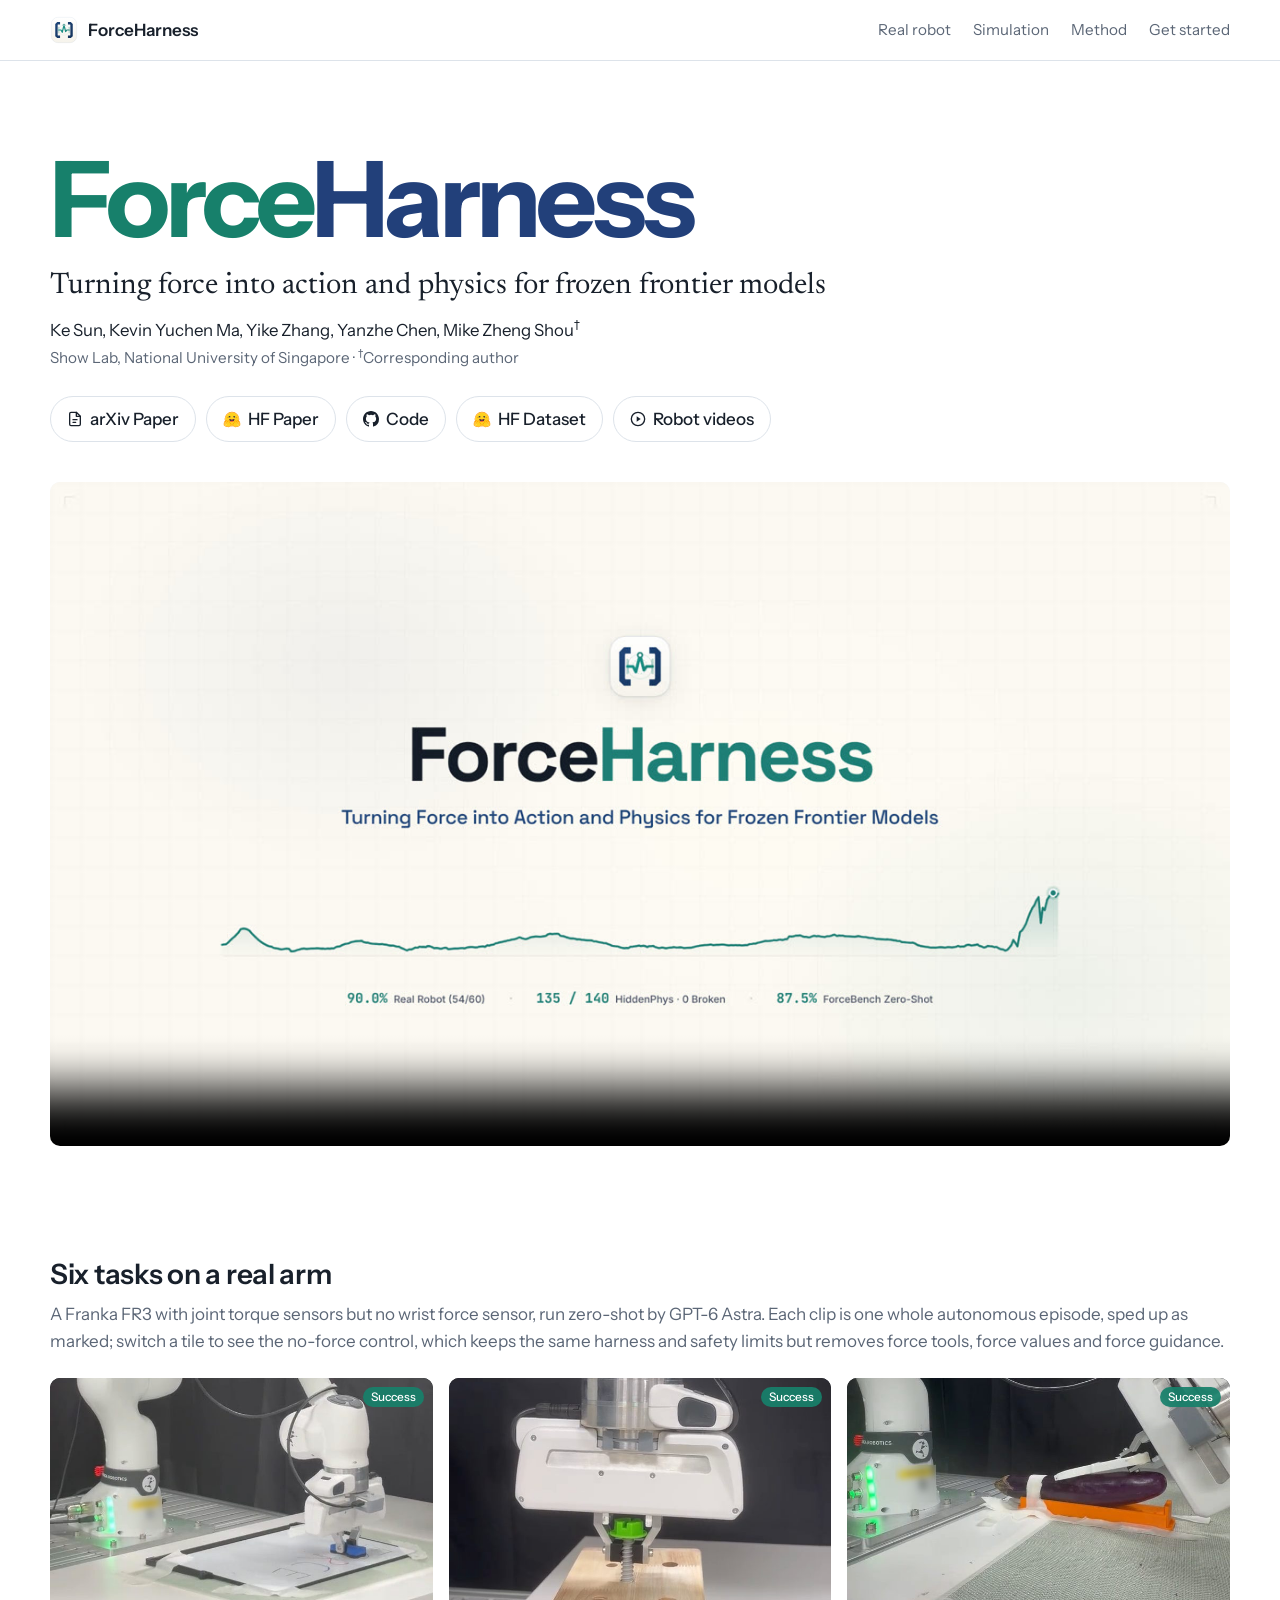
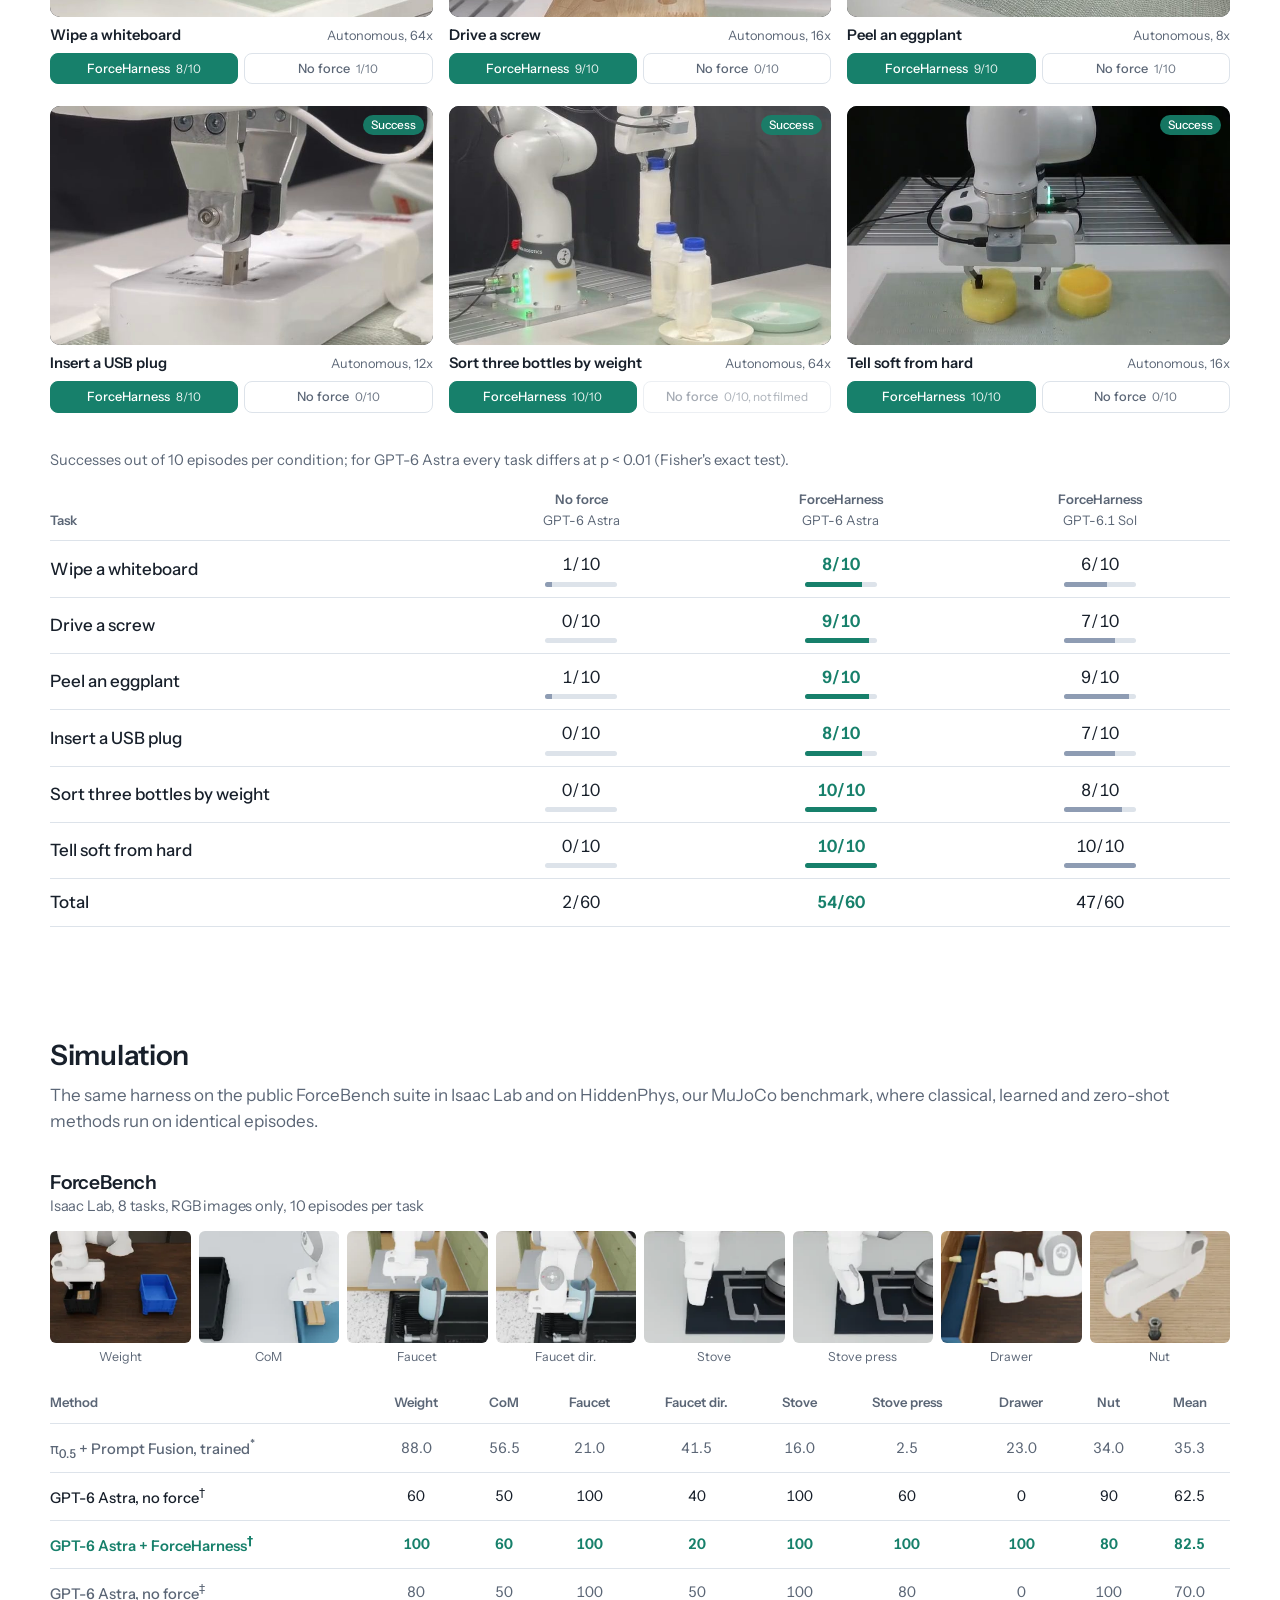
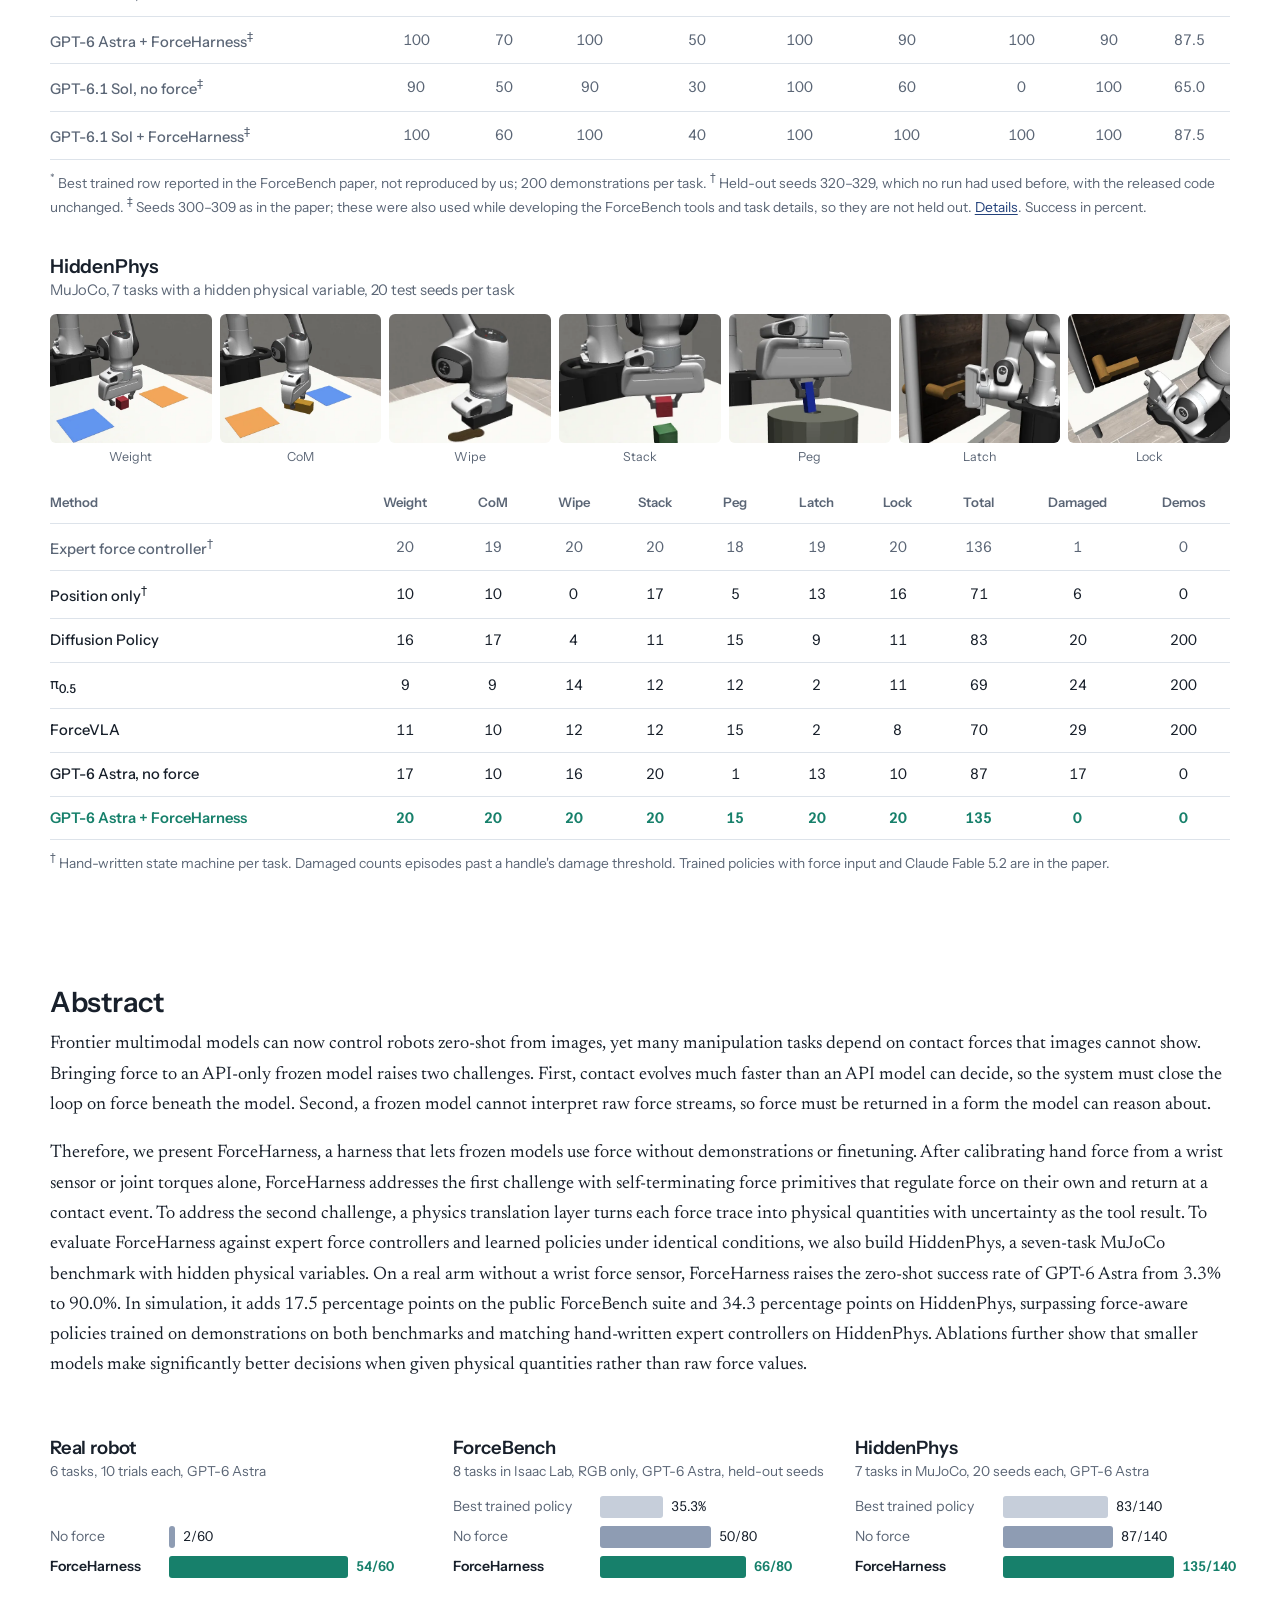
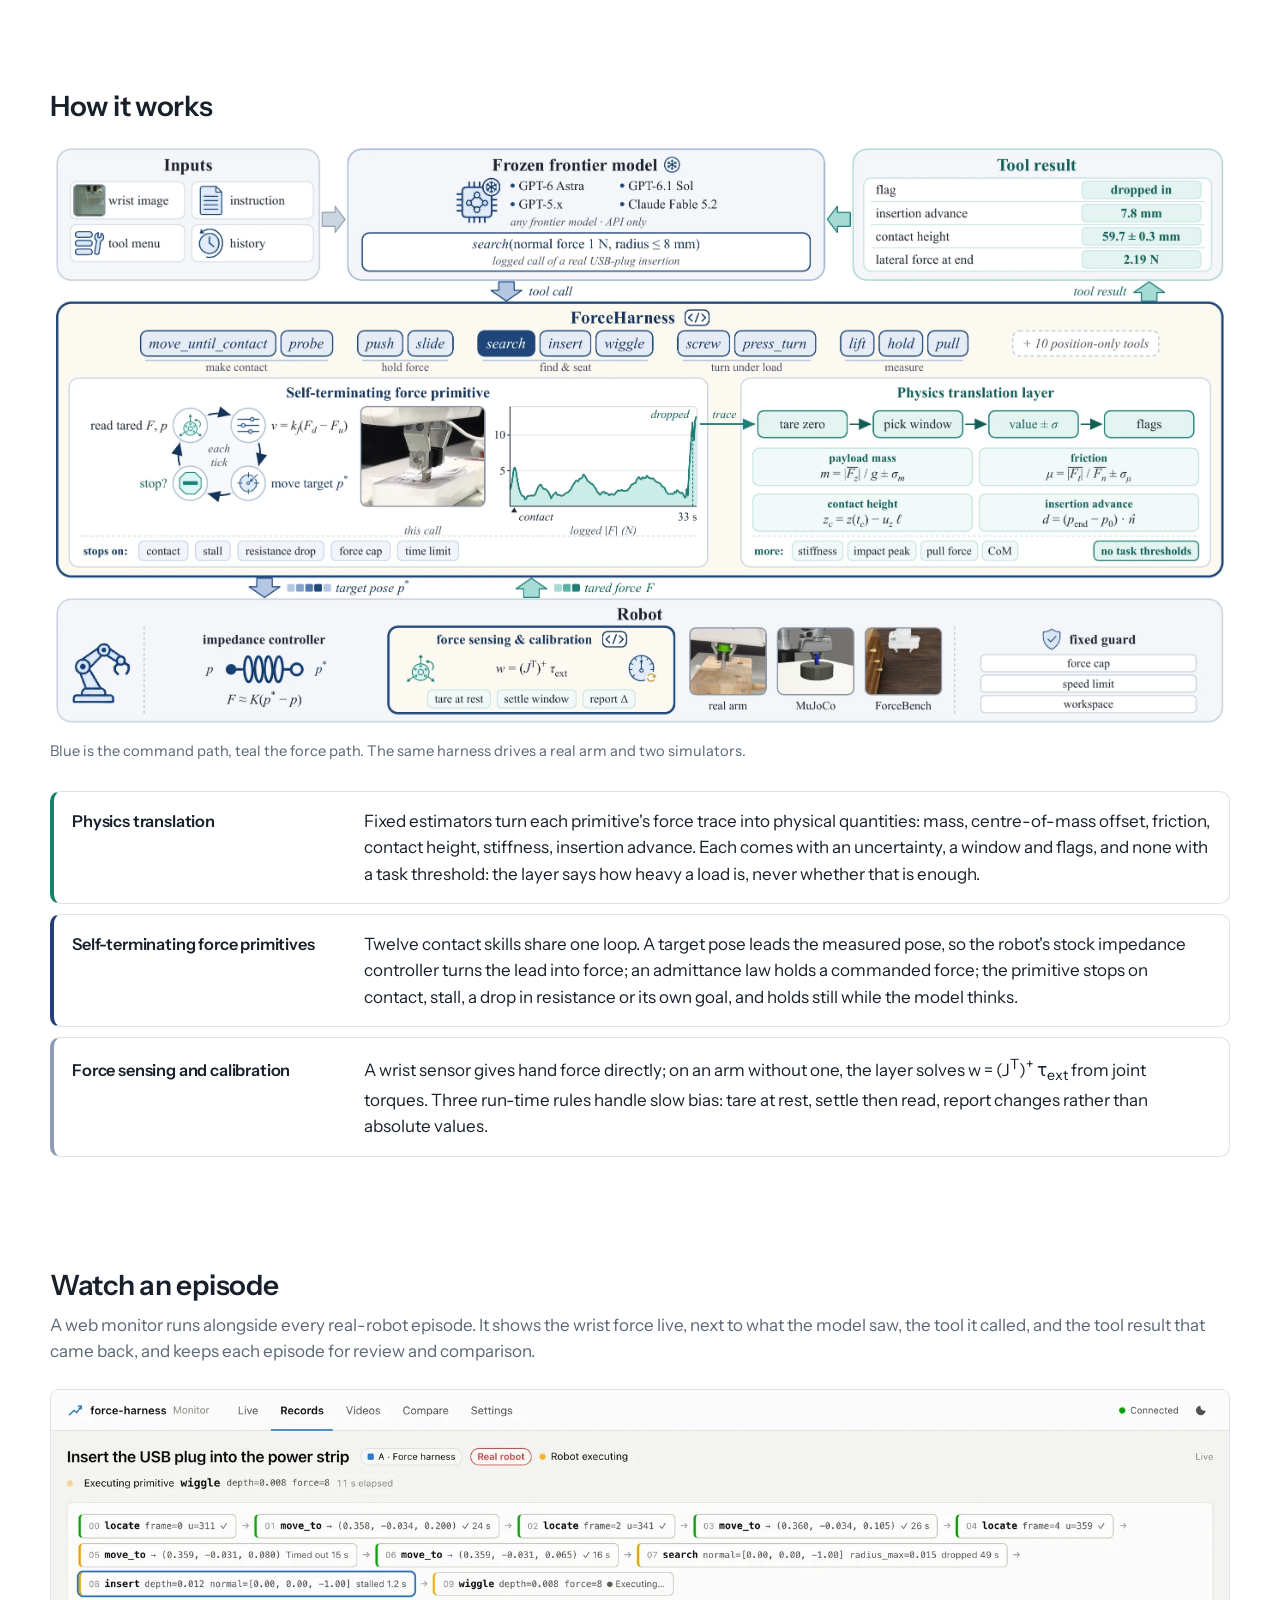
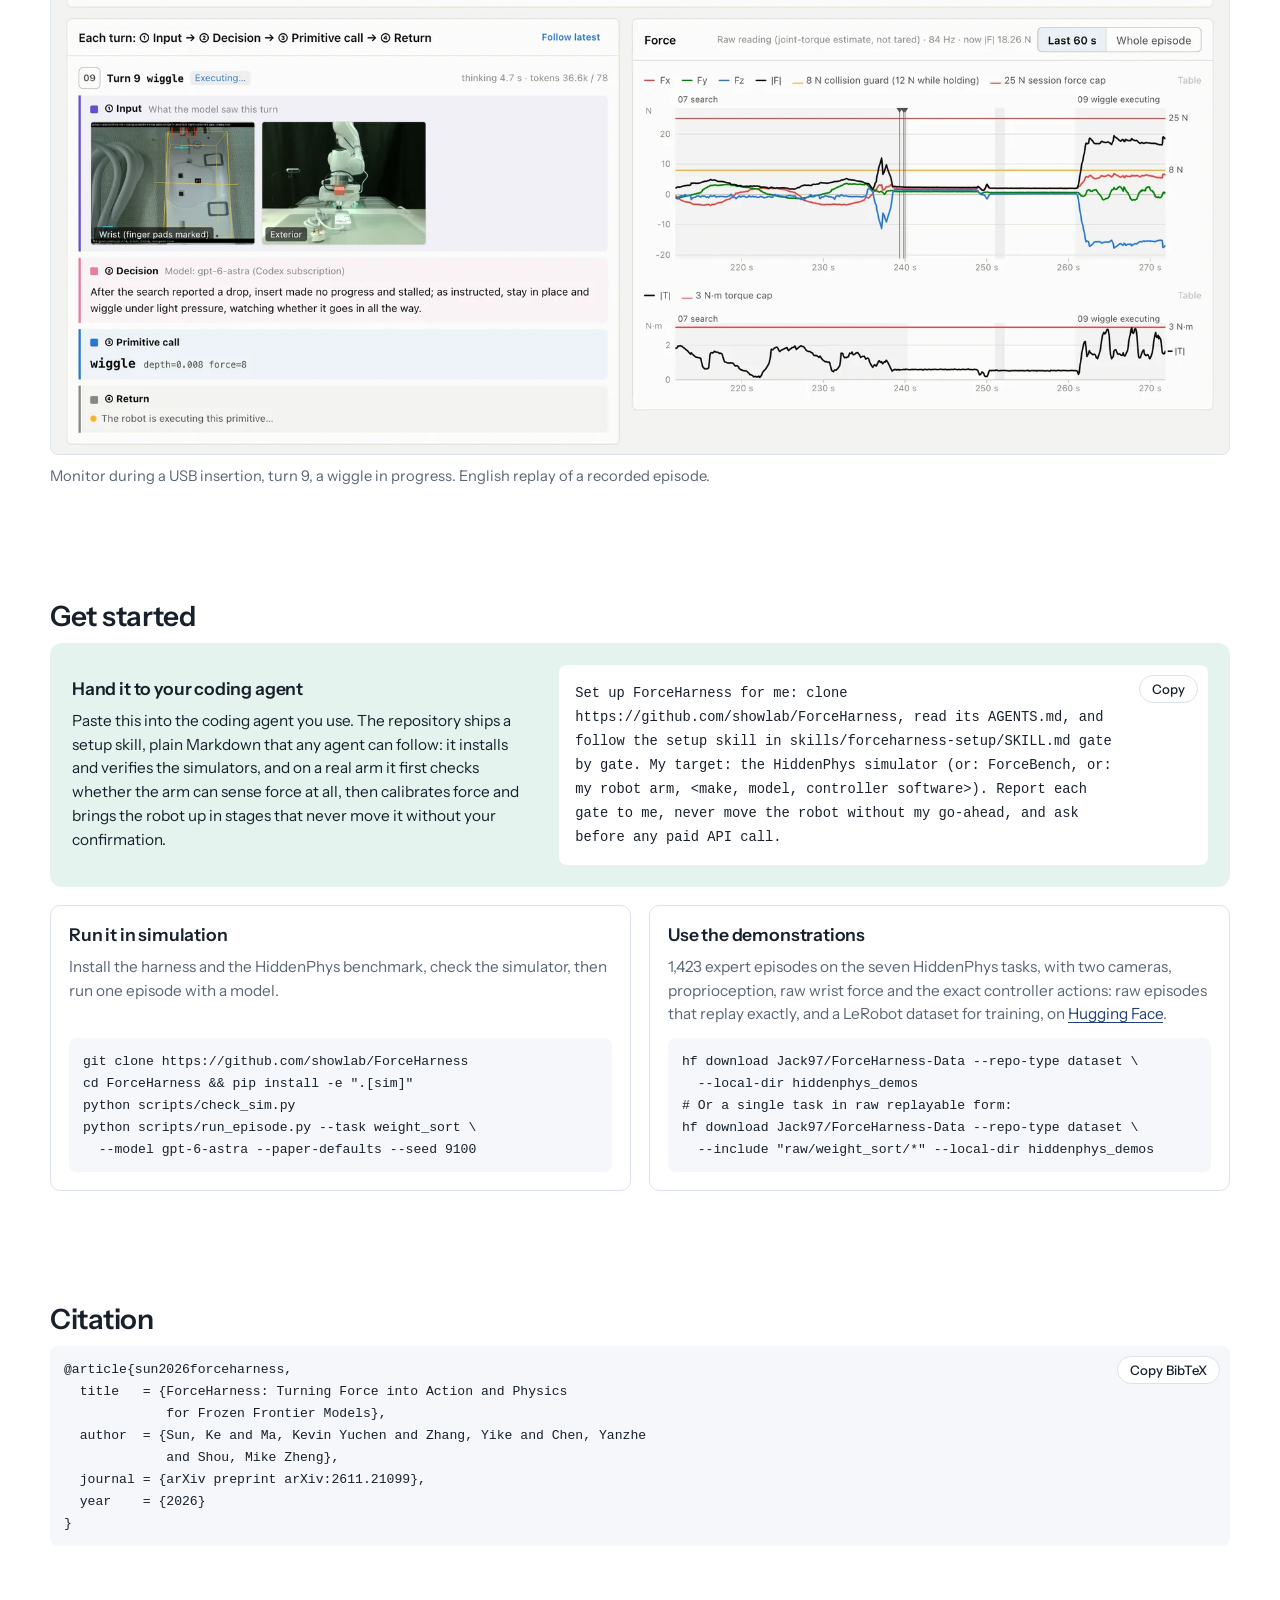
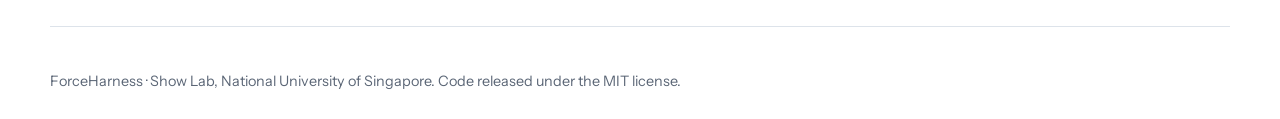
<file: index.html>
<!doctype html>
<html lang="en">
<head>
<meta charset="utf-8">
<meta name="viewport" content="width=device-width, initial-scale=1">
<title>ForceHarness: Turning Force into Action and Physics for Frozen Frontier Models</title>
<meta name="description" content="ForceHarness lets a frozen frontier model use wrist force through self-terminating force primitives and a physics translation layer, with no demonstrations or finetuning.">
<meta property="og:title" content="ForceHarness: Turning Force into Action and Physics for Frozen Frontier Models">
<meta property="og:description" content="A harness that lets frozen frontier models use wrist force, on a real arm, ForceBench and HiddenPhys.">
<link rel="canonical" href="https://showlab.github.io/ForceHarness/">
<meta property="og:type" content="website">
<meta property="og:url" content="https://showlab.github.io/ForceHarness/">
<meta property="og:image" content="https://showlab.github.io/ForceHarness/assets/img/og_card.jpg">
<meta property="og:image:width" content="1200">
<meta property="og:image:height" content="630">
<meta property="og:image:alt" content="ForceHarness: Turning Force into Action and Physics for Frozen Frontier Models">
<meta name="twitter:card" content="summary_large_image">
<link rel="icon" type="image/png" href="assets/img/favicon.png">
<link rel="preconnect" href="https://fonts.googleapis.com">
<link rel="preconnect" href="https://fonts.gstatic.com" crossorigin>
<link href="https://fonts.googleapis.com/css2?family=Instrument+Sans:wght@400;500;600;700&family=JetBrains+Mono:wght@400;500&family=Newsreader:ital,opsz,wght@0,6..72,400;0,6..72,500;1,6..72,400&display=swap" rel="stylesheet">
<link rel="stylesheet" href="assets/css/site.css?v=20261118c">
</head>
<body>
<a class="skip" href="#main">Skip to content</a>

<header class="top">
  <div class="wrap top-row">
    <a class="brand" href="#" aria-label="ForceHarness home">
      <img src="assets/img/logo-badge.svg" alt="" width="28" height="28">
      <span>ForceHarness</span>
    </a>
    <nav aria-label="Sections">
      <a href="#real">Real robot</a>
      <a href="#bench">Simulation</a>
      <a href="#method">Method</a>
      <a href="#start">Get started</a>
    </nav>
  </div>
</header>

<main id="main">

<section class="hero">
  <div class="wrap">
    <h1><span class="w-force">Force</span><span class="w-harness">Harness</span></h1>
    <p class="lede">Turning force into action and physics for frozen frontier models</p>
    <p class="authors">Ke Sun, Kevin Yuchen Ma, Yike Zhang, Yanzhe Chen, Mike Zheng Shou<sup>&dagger;</sup></p>
    <p class="affil">Show Lab, National University of Singapore <span aria-hidden="true">&middot;</span> <sup>&dagger;</sup>Corresponding author</p>
    <ul class="links" aria-label="Resources">
      <li><a class="btn" href="https://arxiv.org/abs/2611.21099"><svg width="16" height="16" viewBox="0 0 24 24" fill="none" stroke="currentColor" stroke-width="2" stroke-linecap="round" stroke-linejoin="round" aria-hidden="true"><path d="M14 2H6a2 2 0 0 0-2 2v16a2 2 0 0 0 2 2h12a2 2 0 0 0 2-2V8z"/><path d="M14 2v6h6"/><path d="M9 13h6"/><path d="M9 17h4"/></svg><span>arXiv Paper</span></a></li>
      <li><a class="btn" href="https://huggingface.co/papers/2611.21099"><img src="assets/img/hf-logo.svg" alt="" width="18" height="17" aria-hidden="true"><span>HF Paper</span></a></li>
      <li><a class="btn" href="https://github.com/showlab/ForceHarness"><svg width="16" height="16" viewBox="0 0 16 16" fill="currentColor" aria-hidden="true"><path d="M8 0C3.58 0 0 3.58 0 8c0 3.54 2.29 6.53 5.47 7.59.4.07.55-.17.55-.38 0-.19-.01-.82-.01-1.49-2.01.37-2.53-.49-2.69-.94-.09-.23-.48-.94-.82-1.13-.28-.15-.68-.52-.01-.53.63-.01 1.08.58 1.23.82.72 1.21 1.87.87 2.33.66.07-.52.28-.87.51-1.07-1.78-.2-3.64-.89-3.64-3.95 0-.87.31-1.59.82-2.15-.08-.2-.36-1.02.08-2.12 0 0 .67-.21 2.2.82a7.5 7.5 0 0 1 4 0c1.53-1.04 2.2-.82 2.2-.82.44 1.1.16 1.92.08 2.12.51.56.82 1.27.82 2.15 0 3.07-1.87 3.75-3.65 3.95.29.25.54.73.54 1.48 0 1.07-.01 1.93-.01 2.2 0 .21.15.46.55.38A8.01 8.01 0 0 0 16 8c0-4.42-3.58-8-8-8Z"/></svg><span>Code</span></a></li>
      <li><a class="btn" href="https://huggingface.co/datasets/Jack97/ForceHarness-Data"><img src="assets/img/hf-logo.svg" alt="" width="18" height="17" aria-hidden="true"><span>HF Dataset</span></a></li>
      <li><a class="btn" href="#real"><svg width="16" height="16" viewBox="0 0 24 24" fill="none" stroke="currentColor" stroke-width="2" stroke-linecap="round" stroke-linejoin="round" aria-hidden="true"><circle cx="12" cy="12" r="10"/><polygon points="10 8 16 12 10 16 10 8" fill="currentColor" stroke="none"/></svg><span>Robot videos</span></a></li>
    </ul>
  </div>
  <!-- Main video: the project film. It has narration, so it waits for a click. -->
  <figure id="film" class="film wrap">
    <video id="film-video" controls playsinline preload="metadata" poster="assets/video/forceharness_film.jpg">
      <source src="assets/video/forceharness_film.mp4" type="video/mp4">
    </video>
  </figure>
</section>

<section id="real" class="real wrap">
  <h2>Six tasks on a real arm</h2>
  <p class="section-intro">A Franka FR3 with joint torque sensors but no wrist force sensor, run zero-shot by GPT-6 Astra.
    Each clip is one whole autonomous episode, sped up as marked; switch a tile to see the no-force control, which keeps
    the same harness and safety limits but removes force tools, force values and force guidance.</p>
  <div class="clip-grid" data-clips></div>
  <p class="table-lead">Successes out of 10 episodes per condition; for GPT-6 Astra every task differs at p &lt; 0.01
    (Fisher's exact test).</p>
  <div class="table-scroll">
    <table class="real-table">
      <thead>
        <tr><th scope="col">Task</th><th scope="col">No force<br><span>GPT-6 Astra</span></th><th scope="col">ForceHarness<br><span>GPT-6 Astra</span></th><th scope="col">ForceHarness<br><span>GPT-6.1 Sol</span></th></tr>
      </thead>
      <tbody></tbody>
      <tfoot><tr><th scope="row">Total</th><td>2/60</td><td class="win">54/60</td><td>47/60</td></tr></tfoot>
    </table>
  </div>
</section>

<section id="bench" class="bench wrap">
  <h2>Simulation</h2>
  <p class="section-intro">The same harness on the public ForceBench suite in Isaac Lab and on HiddenPhys, our MuJoCo
    benchmark, where classical, learned and zero-shot methods run on identical episodes.</p>
  <div class="bench-block">
    <h3>ForceBench <span>Isaac Lab, 8 tasks, RGB images only, 10 episodes per task</span></h3>
    <div class="frames frames-8" data-frames="fb"></div>
    <div class="table-scroll">
      <table class="num-table">
        <thead><tr><th scope="col">Method</th><th>Weight</th><th>CoM</th><th>Faucet</th><th>Faucet dir.</th><th>Stove</th><th>Stove press</th><th>Drawer</th><th>Nut</th><th>Mean</th></tr></thead>
        <tbody>
          <tr class="muted-row"><th scope="row">&pi;<sub>0.5</sub> + Prompt Fusion, trained<sup>*</sup></th><td>88.0</td><td>56.5</td><td>21.0</td><td>41.5</td><td>16.0</td><td>2.5</td><td>23.0</td><td>34.0</td><td>35.3</td></tr>
          <tr><th scope="row">GPT-6 Astra, no force<sup>&dagger;</sup></th><td>60</td><td>50</td><td>100</td><td>40</td><td>100</td><td>60</td><td>0</td><td>90</td><td>62.5</td></tr>
          <tr class="win-row"><th scope="row">GPT-6 Astra + ForceHarness<sup>&dagger;</sup></th><td>100</td><td>60</td><td>100</td><td>20</td><td>100</td><td>100</td><td>100</td><td>80</td><td>82.5</td></tr>
          <tr class="muted-row"><th scope="row">GPT-6 Astra, no force<sup>&Dagger;</sup></th><td>80</td><td>50</td><td>100</td><td>50</td><td>100</td><td>80</td><td>0</td><td>100</td><td>70.0</td></tr>
          <tr class="muted-row"><th scope="row">GPT-6 Astra + ForceHarness<sup>&Dagger;</sup></th><td>100</td><td>70</td><td>100</td><td>50</td><td>100</td><td>90</td><td>100</td><td>90</td><td>87.5</td></tr>
          <tr class="muted-row"><th scope="row">GPT-6.1 Sol, no force<sup>&Dagger;</sup></th><td>90</td><td>50</td><td>90</td><td>30</td><td>100</td><td>60</td><td>0</td><td>100</td><td>65.0</td></tr>
          <tr class="muted-row"><th scope="row">GPT-6.1 Sol + ForceHarness<sup>&Dagger;</sup></th><td>100</td><td>60</td><td>100</td><td>40</td><td>100</td><td>100</td><td>100</td><td>100</td><td>87.5</td></tr>
        </tbody>
      </table>
    </div>
    <p class="table-note"><sup>*</sup> Best trained row reported in the ForceBench paper, not reproduced by us; 200 demonstrations per task.
      <sup>&dagger;</sup> Held-out seeds 320&ndash;329, which no run had used before, with the released code unchanged.
      <sup>&Dagger;</sup> Seeds 300&ndash;309 as in the paper; these were also used while developing the ForceBench tools and task details, so they are not held out.
      <a href="https://github.com/showlab/ForceHarness/blob/main/docs/forcebench.md#development-and-test-seeds">Details</a>. Success in percent.</p>
  </div>
  <div class="bench-block">
    <h3>HiddenPhys <span>MuJoCo, 7 tasks with a hidden physical variable, 20 test seeds per task</span></h3>
    <div class="frames frames-7" data-frames="hp"></div>
    <div class="table-scroll">
      <table class="num-table">
        <thead><tr><th scope="col">Method</th><th>Weight</th><th>CoM</th><th>Wipe</th><th>Stack</th><th>Peg</th><th>Latch</th><th>Lock</th><th>Total</th><th>Damaged</th><th>Demos</th></tr></thead>
        <tbody>
          <tr class="muted-row"><th scope="row">Expert force controller<sup>&dagger;</sup></th><td>20</td><td>19</td><td>20</td><td>20</td><td>18</td><td>19</td><td>20</td><td>136</td><td>1</td><td>0</td></tr>
          <tr><th scope="row">Position only<sup>&dagger;</sup></th><td>10</td><td>10</td><td>0</td><td>17</td><td>5</td><td>13</td><td>16</td><td>71</td><td>6</td><td>0</td></tr>
          <tr><th scope="row">Diffusion Policy</th><td>16</td><td>17</td><td>4</td><td>11</td><td>15</td><td>9</td><td>11</td><td>83</td><td>20</td><td>200</td></tr>
          <tr><th scope="row">&pi;<sub>0.5</sub></th><td>9</td><td>9</td><td>14</td><td>12</td><td>12</td><td>2</td><td>11</td><td>69</td><td>24</td><td>200</td></tr>
          <tr><th scope="row">ForceVLA</th><td>11</td><td>10</td><td>12</td><td>12</td><td>15</td><td>2</td><td>8</td><td>70</td><td>29</td><td>200</td></tr>
          <tr><th scope="row">GPT-6 Astra, no force</th><td>17</td><td>10</td><td>16</td><td>20</td><td>1</td><td>13</td><td>10</td><td>87</td><td>17</td><td>0</td></tr>
          <tr class="win-row"><th scope="row">GPT-6 Astra + ForceHarness</th><td>20</td><td>20</td><td>20</td><td>20</td><td>15</td><td>20</td><td>20</td><td>135</td><td>0</td><td>0</td></tr>
        </tbody>
      </table>
    </div>
    <p class="table-note"><sup>&dagger;</sup> Hand-written state machine per task. Damaged counts episodes past a handle's damage
      threshold. Trained policies with force input and Claude Fable 5.2 are in the paper.</p>
  </div>
</section>

<section class="abstract wrap prose">
  <h2>Abstract</h2>
  <p>Frontier multimodal models can now control robots zero-shot from images, yet many manipulation tasks depend on
    contact forces that images cannot show. Bringing force to an API-only frozen model raises two challenges. First,
    contact evolves much faster than an API model can decide, so the system must close the loop on force beneath the
    model. Second, a frozen model cannot interpret raw force streams, so force must be returned in a form the model can
    reason about.</p>
  <p>Therefore, we present ForceHarness, a harness that lets frozen models use force without demonstrations or
    finetuning. After calibrating hand force from a wrist sensor or joint torques alone, ForceHarness addresses the first
    challenge with self-terminating force primitives that regulate force on their own and return at a contact event. To
    address the second challenge, a physics translation layer turns each force trace into physical quantities with
    uncertainty as the tool result. To evaluate ForceHarness against expert force controllers and learned policies under
    identical conditions, we also build HiddenPhys, a seven-task MuJoCo benchmark with hidden physical variables. On a
    real arm without a wrist force sensor, ForceHarness raises the zero-shot success rate of GPT-6 Astra from 3.3% to
    90.0%. In simulation, it adds 17.5 percentage points on the public ForceBench suite and 34.3 percentage points on
    HiddenPhys, surpassing force-aware policies trained on demonstrations on both benchmarks and matching hand-written
    expert controllers on HiddenPhys. Ablations further show that smaller models make significantly better decisions
    when given physical quantities rather than raw force values.</p>
</section>

<section class="results wrap" aria-label="Main results in numbers">
  <div class="result">
    <h2>Real robot</h2>
    <p class="result-sub">6 tasks, 10 trials each, GPT-6 Astra</p>
    <div class="bars" data-bars='[["No force",3.3,"2/60"],["ForceHarness",90.0,"54/60"]]'></div>
  </div>
  <div class="result">
    <h2>ForceBench</h2>
    <p class="result-sub">8 tasks in Isaac Lab, RGB only, GPT-6 Astra, held-out seeds</p>
    <div class="bars" data-bars='[["Best trained policy",35.3,"35.3%"],["No force",62.5,"50/80"],["ForceHarness",82.5,"66/80"]]'></div>
  </div>
  <div class="result">
    <h2>HiddenPhys</h2>
    <p class="result-sub">7 tasks in MuJoCo, 20 seeds each, GPT-6 Astra</p>
    <div class="bars" data-bars='[["Best trained policy",59.3,"83/140"],["No force",62.1,"87/140"],["ForceHarness",96.4,"135/140"]]'></div>
  </div>
</section>

<section id="method" class="method wrap">
  <h2>How it works</h2>
  <figure class="fig">
    <a href="assets/img/fig2_overview.webp"><img src="assets/img/fig2_overview.webp" alt="Overview of ForceHarness: a frozen model calls tools; self-terminating force primitives close the loop on force; a physics translation layer turns force traces into quantities with uncertainty." loading="lazy"></a>
    <figcaption>Blue is the command path, teal the force path. The same harness drives a real arm and two simulators.</figcaption>
  </figure>
  <div class="layers">
    <div class="layer layer-top">
      <h3>Physics translation</h3>
      <p>Fixed estimators turn each primitive's force trace into physical quantities: mass, centre-of-mass offset,
        friction, contact height, stiffness, insertion advance. Each comes with an uncertainty, a window and flags, and
        none with a task threshold: the layer says how heavy a load is, never whether that is enough.</p>
    </div>
    <div class="layer layer-mid">
      <h3>Self-terminating force primitives</h3>
      <p>Twelve contact skills share one loop. A target pose leads the measured pose, so the robot's stock impedance
        controller turns the lead into force; an admittance law holds a commanded force; the primitive stops on contact,
        stall, a drop in resistance or its own goal, and holds still while the model thinks.</p>
    </div>
    <div class="layer layer-base">
      <h3>Force sensing and calibration</h3>
      <p>A wrist sensor gives hand force directly; on an arm without one, the layer solves w = (J<sup>T</sup>)<sup>+</sup>
        &tau;<sub>ext</sub> from joint torques. Three run-time rules handle slow bias: tare at rest, settle then read,
        report changes rather than absolute values.</p>
    </div>
  </div>
</section>

<section class="monitor wrap">
  <h2>Watch an episode</h2>
  <p class="section-intro">A web monitor runs alongside every real-robot episode. It shows the wrist force live, next to what the model saw,
    the tool it called, and the tool result that came back, and keeps each episode for review and comparison.</p>
  <figure class="fig">
    <a href="assets/img/monitor_live.webp"><img src="assets/img/monitor_live.webp" alt="Web monitor during a USB insertion: live wrist force, the model's call and the returned tool result." loading="lazy"></a>
    <figcaption>Monitor during a USB insertion, turn 9, a wiggle in progress. English replay of a recorded episode.</figcaption>
  </figure>
</section>

<section id="start" class="start wrap">
  <h2>Get started</h2>
  <div class="start-agent">
    <div class="start-agent-text">
      <h3>Hand it to your coding agent</h3>
      <p>Paste this into the coding agent you use. The repository ships a setup skill, plain Markdown that any agent can follow: it installs
        and verifies the simulators, and on a real arm it first checks whether the arm can sense force at all, then
        calibrates force and brings the robot up in stages that never move it without your confirmation.</p>
    </div>
    <div class="bib prompt">
      <button class="copy" type="button" data-copy="#agent-prompt">Copy</button>
<pre id="agent-prompt"><code>Set up ForceHarness for me: clone https://github.com/showlab/ForceHarness, read its AGENTS.md, and follow the setup skill in skills/forceharness-setup/SKILL.md gate by gate. My target: the HiddenPhys simulator (or: ForceBench, or: my robot arm, &lt;make, model, controller software&gt;). Report each gate to me, never move the robot without my go-ahead, and ask before any paid API call.</code></pre>
    </div>
  </div>
  <div class="start-grid">
    <div class="start-item">
      <h3>Run it in simulation</h3>
      <p>Install the harness and the HiddenPhys benchmark, check the simulator, then run one episode with a model.</p>
<pre class="cmd"><code>git clone https://github.com/showlab/ForceHarness
cd ForceHarness &amp;&amp; pip install -e ".[sim]"
python scripts/check_sim.py
python scripts/run_episode.py --task weight_sort \
  --model gpt-6-astra --paper-defaults --seed 9100</code></pre>
    </div>
    <div class="start-item">
      <h3>Use the demonstrations</h3>
      <p>1,423 expert episodes on the seven HiddenPhys tasks, with two cameras, proprioception, raw wrist force and the exact
        controller actions: raw episodes that replay exactly, and a LeRobot dataset for training, on
        <a href="https://huggingface.co/datasets/Jack97/ForceHarness-Data">Hugging Face</a>.</p>
<pre class="cmd"><code>hf download Jack97/ForceHarness-Data --repo-type dataset \
  --local-dir hiddenphys_demos
# Or a single task in raw replayable form:
hf download Jack97/ForceHarness-Data --repo-type dataset \
  --include "raw/weight_sort/*" --local-dir hiddenphys_demos</code></pre>
    </div>
  </div>
</section>

<section class="cite wrap">
  <h2>Citation</h2>
  <div class="bib">
    <button class="copy" type="button" data-copy="#bibtex">Copy BibTeX</button>
<pre id="bibtex"><code>@article{sun2026forceharness,
  title   = {ForceHarness: Turning Force into Action and Physics
             for Frozen Frontier Models},
  author  = {Sun, Ke and Ma, Kevin Yuchen and Zhang, Yike and Chen, Yanzhe
             and Shou, Mike Zheng},
  journal = {arXiv preprint arXiv:2611.21099},
  year    = {2026}
}</code></pre>
  </div>
</section>

</main>

<footer class="foot wrap">
  <p>ForceHarness &middot; Show Lab, National University of Singapore. Code released under the MIT license.</p>
</footer>

<script src="assets/js/site.js?v=20261118c" defer></script>
</body>
</html>
</file>
<file: assets/css/site.css>
/* ForceHarness project page.
   Colour carries the paper's semantics: command (what the model sends) is navy, force (what comes back) is teal. */
:root {
  --paper: #ffffff;
  --panel: #f5f7fa;
  --ink: #18202b;
  --muted: #5b6676;
  --rule: #dde3ea;
  --command: #22407a;
  --command-tint: #e8edf7;
  --force: #17806b;
  --force-tint: #e5f3ef;
  --bar-base: #c6ceda;
  --bar-mid: #8e9cb3;
  --shadow: 0 1px 2px rgba(24, 32, 43, .06), 0 8px 24px rgba(24, 32, 43, .06);
  --sans: "Instrument Sans", system-ui, -apple-system, "Segoe UI", sans-serif;
  --serif: "Newsreader", Georgia, "Times New Roman", serif;
  --mono: "JetBrains Mono", ui-monospace, "SF Mono", Menlo, monospace;
  --max: 1180px;
  --max-wide: 1180px;
  color-scheme: light;
}
@media (prefers-color-scheme: dark) {
  :root:not([data-theme="light"]) {
    --paper: #0f1622; --panel: #151e2c; --ink: #e5eaf1; --muted: #98a4b6; --rule: #253246;
    --command: #93b1ee; --command-tint: #1a2740; --force: #4fc7ab; --force-tint: #12302b;
    --bar-base: #39465b; --bar-mid: #5d6c85; --shadow: 0 1px 2px rgba(0, 0, 0, .3), 0 8px 24px rgba(0, 0, 0, .25);
    color-scheme: dark;
  }
}
:root[data-theme="dark"] {
  --paper: #0f1622; --panel: #151e2c; --ink: #e5eaf1; --muted: #98a4b6; --rule: #253246;
  --command: #93b1ee; --command-tint: #1a2740; --force: #4fc7ab; --force-tint: #12302b;
  --bar-base: #39465b; --bar-mid: #5d6c85; --shadow: 0 1px 2px rgba(0, 0, 0, .3), 0 8px 24px rgba(0, 0, 0, .25);
  color-scheme: dark;
}

*, *::before, *::after { box-sizing: border-box; }
html { -webkit-text-size-adjust: 100%; scroll-behavior: smooth; }
body {
  margin: 0; background: var(--paper); color: var(--ink);
  font: 400 17px/1.55 var(--sans); font-feature-settings: "kern", "liga";
  overflow-x: hidden;
}
img, video, svg { display: block; max-width: 100%; }
a { color: var(--command); text-decoration-thickness: 1px; text-underline-offset: 3px; }
a:hover { text-decoration-thickness: 2px; }
:focus-visible { outline: 2px solid var(--command); outline-offset: 3px; border-radius: 4px; }
.skip { position: absolute; left: -999px; top: 0; }
.skip:focus { left: 16px; top: 12px; z-index: 10; background: var(--paper); padding: 8px 12px; }
.sr { position: absolute; width: 1px; height: 1px; overflow: hidden; clip: rect(0 0 0 0); }

.wrap { width: min(var(--max), 100% - 32px); margin-inline: auto; }
.wrap-wide { width: min(var(--max-wide), 100% - 32px); margin-inline: auto; }

h1, h2, h3 { font-family: var(--sans); letter-spacing: -.01em; margin: 0; }
h2 { font-size: 1.75rem; font-weight: 600; line-height: 1.2; margin-bottom: .6rem; }
h3 { font-size: 1.1rem; font-weight: 600; line-height: 1.3; }
section { margin-top: clamp(64px, 9vw, 112px); }
.section-intro { color: var(--muted); margin: 0 0 24px; }

/* Header */
.top { border-bottom: 1px solid var(--rule); }
.top-row { display: flex; align-items: center; justify-content: space-between; gap: 16px; min-height: 60px; }
.brand { display: flex; align-items: center; gap: 10px; color: var(--ink); text-decoration: none; font-weight: 600; }
.top nav { display: flex; gap: 22px; flex-wrap: wrap; }
.top nav a { color: var(--muted); text-decoration: none; font-size: .95rem; }
.top nav a:hover { color: var(--ink); }

/* Hero: the wordmark is set large and tight, the subtitle in the serif */
.hero { margin-top: clamp(40px, 7vw, 88px); }
.hero h1 {
  font-size: clamp(3.2rem, 9vw, 6.6rem); font-weight: 700; letter-spacing: -.045em; line-height: .95;
}
.w-force { color: var(--force); }
.w-harness { color: var(--command); }
.lede { font-family: var(--serif); font-size: clamp(1.35rem, 2.6vw, 1.85rem); line-height: 1.3; margin: 18px 0 10px; }
.authors { color: var(--ink); margin: 0; font-size: 1.05rem; }
.authors sup, .affil sup { font-size: .7em; }
.affil { color: var(--muted); margin: 4px 0 0; font-size: .95rem; }
.links { list-style: none; padding: 0; margin: 26px 0 0; display: flex; flex-wrap: wrap; gap: 10px; }
.btn {
  display: inline-flex; align-items: center; gap: 7px; padding: 9px 16px; border-radius: 999px;
  border: 1px solid var(--rule); color: var(--ink); text-decoration: none; font-weight: 500; background: var(--paper);
}
.btn svg, .btn img { flex: none; }
a.btn:hover { border-color: var(--command); color: var(--command); }
.btn small { color: var(--muted); font-size: .78rem; font-weight: 400; }
.btn.is-soon { color: var(--muted); cursor: default; }
.film { margin-top: 40px; }
.film video { display: block; width: 100%; aspect-ratio: 16 / 9; border-radius: 10px; background: var(--panel); }
figcaption { color: var(--muted); font-size: .92rem; margin-top: 10px; }

/* Result strip */
.results { display: grid; grid-template-columns: repeat(3, minmax(0, 1fr)); gap: 28px; margin-top: 56px; align-items: stretch; }
.result { display: flex; flex-direction: column; }
.result h2 { font-size: 1.15rem; margin-bottom: 2px; }
.result-sub { color: var(--muted); font-size: .86rem; margin: 0 0 14px; }
.bars { display: grid; gap: 8px; margin-top: auto; }
.bar { display: grid; grid-template-columns: 8.6rem 1fr; align-items: center; gap: 10px; font-size: .88rem; }
.result:first-child .bar { grid-template-columns: 6.8rem 1fr; }
.bar-label { color: var(--muted); }
.bar-track { position: relative; display: block; height: 22px; }
.bar-fill { display: block; height: 100%; border-radius: 3px; background: var(--bar-base); min-width: 3px; }
.bar:nth-last-child(2) .bar-fill { background: var(--bar-mid); }
.bar.is-ours .bar-fill { background: var(--force); }
.bar.is-ours .bar-label { color: var(--ink); font-weight: 600; }
.bar-value { position: absolute; left: calc(var(--w) + 8px); top: 50%; transform: translateY(-50%); font-variant-numeric: tabular-nums; font-size: .85rem; white-space: nowrap; }
.bar.is-ours .bar-value { color: var(--force); font-weight: 600; }

/* Abstract */
.prose p { font-family: var(--serif); font-size: 1.14rem; line-height: 1.66; margin: 0 0 1em; }
.prose p:last-child { margin-bottom: 0; }

/* Method */
.fig { margin: 0; }
.fig img { width: 100%; border-radius: 8px; background: #fff; }
.method .fig { margin-top: 18px; }
.layers { display: grid; gap: 10px; margin-top: 28px; }
.layer { display: grid; grid-template-columns: 17rem 1fr; gap: 20px; align-items: baseline; padding: 16px 18px; border-radius: 10px; border: 1px solid var(--rule); }
.layer h3 { font-size: 1.02rem; }
.layer p { margin: 0; color: var(--ink); }
.layer-top { border-left: 4px solid var(--force); }
.layer-mid { border-left: 4px solid var(--command); }
.layer-base { border-left: 4px solid var(--bar-mid); }

/* Tables */
.table-scroll { overflow-x: auto; -webkit-overflow-scrolling: touch; }
table { border-collapse: collapse; width: 100%; font-variant-numeric: tabular-nums; }
th, td { padding: 10px 10px; border-bottom: 1px solid var(--rule); text-align: center; }
thead th { font-size: .82rem; font-weight: 600; color: var(--muted); vertical-align: bottom; }
thead th:first-child { text-align: left; padding-left: 0; }
thead th span { font-weight: 400; }
tbody th, tfoot th { text-align: left; font-weight: 500; white-space: nowrap; padding-left: 0; }
.real-table td { width: 22%; }
.real-table .score { display: grid; gap: 4px; justify-items: center; }
.real-table .mini { width: 72px; height: 5px; border-radius: 3px; background: var(--rule); overflow: hidden; }
.real-table .mini i { display: block; height: 100%; background: var(--bar-mid); }
.real-table .win .mini i { background: var(--force); }
td.win, .win-row td, .win-row th { color: var(--force); font-weight: 600; }
.muted-row td, .muted-row th { color: var(--muted); }
.task-name { display: block; }
.real-table tbody th { white-space: normal; }
.table-note { color: var(--muted); font-size: .86rem; margin-top: 10px; }
.num-table { font-size: .92rem; }
.num-table td { min-width: 3.4rem; }

/* Real-robot clip tiles */
.real .clip-grid { display: grid; grid-template-columns: repeat(3, minmax(0, 1fr)); gap: 22px 16px; margin-bottom: 36px; align-items: stretch; }
.tile { margin: 0; display: flex; flex-direction: column; }
.tile-media { position: relative; aspect-ratio: 16 / 10; border-radius: 10px; overflow: hidden; background: #0b0f15; }
.tile-media video { width: 100%; height: 100%; object-fit: cover; display: block; }
.tile-media.is-d435 video { transform: scale(1.52); transform-origin: 55% 24%; }
.tile-outcome { position: absolute; right: 9px; top: 9px; font: 500 .74rem var(--sans); color: #fff;
  background: rgba(11, 15, 21, .65); padding: 3px 8px; border-radius: 999px; }
.tile-outcome.is-ok { background: rgba(23, 128, 107, .92); }
.tile figcaption { margin-top: 9px; color: var(--ink); font-size: .92rem; flex: 1; display: flex; flex-direction: column; }
.tile-head { display: flex; align-items: baseline; justify-content: space-between; gap: 8px; }
.tile-head strong { font-weight: 600; line-height: 1.3; }
.tile-speed { color: var(--muted); font-size: .8rem; white-space: nowrap; }
.tile-switch { display: grid; grid-template-columns: 1fr 1fr; gap: 6px; margin-top: 7px; align-items: stretch; }
.tile-switch button { font: 500 .8rem/1.2 var(--sans); color: var(--muted); background: var(--paper); border: 1px solid var(--rule);
  border-radius: 8px; padding: 7px 10px; cursor: pointer; display: flex; align-items: baseline; justify-content: center; gap: 6px; }
.tile-switch button small { font-size: .74rem; font-weight: 400; white-space: nowrap; opacity: .9; }
.tile-switch button[aria-pressed="true"] { color: var(--paper); background: var(--command); border-color: var(--command); }
.tile-switch button[aria-pressed="true"]:first-child { background: var(--force); border-color: var(--force); }
.tile-switch button[disabled] { cursor: default; opacity: .55; }
.table-lead { color: var(--muted); font-size: .92rem; margin: 0 0 8px; }

/* Benchmarks */
.bench-block { margin-top: 36px; }
.bench-block h3 { font-size: 1.2rem; margin-bottom: 14px; }
.bench-block h3 span { display: block; font-weight: 400; font-size: .92rem; color: var(--muted); margin-top: 2px; }
.frames { display: grid; gap: 8px; margin-bottom: 16px; }
.frames-8 { grid-template-columns: repeat(8, 1fr); }
.frames-7 { grid-template-columns: repeat(7, 1fr); }
.frames figure { margin: 0; }
.frames img { width: 100%; aspect-ratio: 5 / 4; object-fit: cover; border-radius: 6px; background: var(--panel); }
.frames figcaption { font-size: .78rem; margin-top: 4px; text-align: center; }

/* Monitor */
.monitor .fig img { border: 1px solid var(--rule); }

/* Get started */
.start-agent { display: grid; grid-template-columns: minmax(0, 5fr) minmax(0, 7fr); gap: 24px; align-items: center;
  padding: 22px; border-radius: 12px; background: var(--force-tint); margin-bottom: 18px; }
.start-agent h3 { margin-bottom: 8px; }
.start-agent p { margin: 0; color: var(--ink); font-size: .96rem; }
.start-grid { display: grid; grid-template-columns: repeat(2, minmax(0, 1fr)); gap: 18px; align-items: stretch; }
.start-item { padding: 18px; border-radius: 10px; border: 1px solid var(--rule); display: flex; flex-direction: column; }
.start-item p { color: var(--muted); margin: 8px 0 12px; font-size: .96rem; }
.start-item .cmd { margin-top: auto; }
.cmd, .bib pre { margin: 0; background: var(--panel); border-radius: 8px; padding: 12px 14px; overflow-x: auto; font: 400 .82rem/1.6 var(--mono); }
.bib.prompt pre { background: var(--paper); white-space: pre-wrap; overflow-wrap: anywhere; padding: 16px 84px 16px 16px; font-size: .86rem; }

/* Citation */
.bib { position: relative; }
.copy { position: absolute; right: 10px; top: 10px; font: 500 .82rem var(--sans); border: 1px solid var(--rule); background: var(--paper); color: var(--ink); border-radius: 999px; padding: 5px 12px; cursor: pointer; }
.foot { margin-top: 80px; padding: 28px 0 40px; border-top: 1px solid var(--rule); color: var(--muted); font-size: .9rem; }

/* Responsive */
@media (max-width: 900px) {
  .results { grid-template-columns: 1fr; gap: 24px; }
  .result:first-child .bar { grid-template-columns: 8.6rem 1fr; }
  .layer { grid-template-columns: 1fr; gap: 6px; }
  .start-grid { grid-template-columns: 1fr; }
  .start-agent { grid-template-columns: 1fr; gap: 14px; }
  .real .clip-grid { grid-template-columns: repeat(2, minmax(0, 1fr)); gap: 18px 14px; }
  .frames-8 { grid-template-columns: repeat(4, 1fr); }
  .frames-7 { grid-template-columns: repeat(4, 1fr); }
}
@media (max-width: 600px) {
  body { font-size: 16px; }
  .top nav { display: none; }
  .bar, .result:first-child .bar { grid-template-columns: 7.5rem 1fr; }
  .real-table th, .real-table td { padding: 8px 4px; }
  .real-table th:first-child { padding-left: 0; }
  .real-table .mini { width: 44px; }
  .real-table thead th { font-size: .74rem; }
  .frames-8, .frames-7 { grid-template-columns: repeat(3, 1fr); }
  .real .clip-grid { grid-template-columns: 1fr; gap: 18px; }
}
</file>
